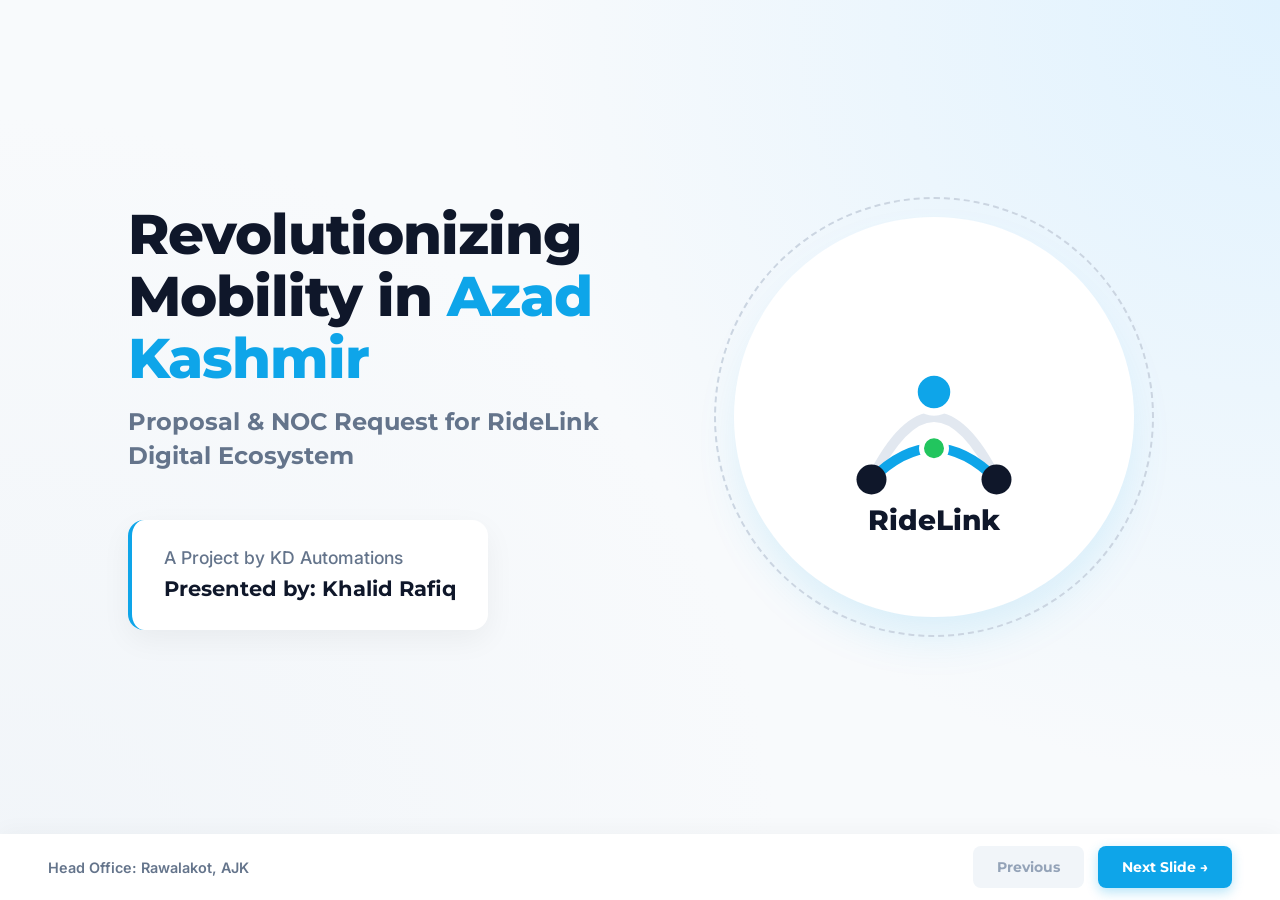
<file: presentation/index.html>
<!DOCTYPE html>
<html lang="en">
<head>
    <meta charset="UTF-8">
    <title>Slide 1 - RideLink NOC</title>
    <link href="https://fonts.googleapis.com/css2?family=Inter:wght@400;500;600&family=Montserrat:wght@700;800;900&display=swap" rel="stylesheet">
    <style>
        :root {
            --primary: #0ea5e9;
            --dark: #0f172a;
            --muted: #64748b;
            --bg: #f8fafc;
        }
        body {
            margin: 0;
            font-family: 'Inter', sans-serif;
            background: var(--bg);
            background-image: radial-gradient(circle at 100% 0%, #e0f2fe 0%, transparent 50%), 
                              radial-gradient(circle at 0% 100%, #f1f5f9 0%, transparent 50%);
            color: var(--dark);
            height: 100vh;
            display: flex;
            flex-direction: column;
            overflow: hidden;
        }
        .slide-container {
            flex: 1;
            padding: 5rem 8rem;
            display: flex;
            align-items: center;
            animation: fadeIn 0.8s ease-out;
        }
        .content-grid {
            display: grid;
            grid-template-columns: 1.2fr 1fr;
            gap: 4rem;
            width: 100%;
            align-items: center;
        }
        .text-column h1 {
            font-family: 'Montserrat', sans-serif;
            font-size: 3.5rem;
            font-weight: 800;
            line-height: 1.1;
            margin: 0 0 1rem 0;
            color: var(--dark);
            letter-spacing: -1px;
        }
        .text-column h1 span {
            color: var(--primary);
        }
        .text-column h2 {
            font-family: 'Montserrat', sans-serif;
            font-size: 1.5rem;
            font-weight: 700;
            color: var(--muted);
            margin: 0 0 3rem 0;
            line-height: 1.4;
        }
        .presenter-box {
            background: white;
            padding: 1.5rem 2rem;
            border-radius: 16px;
            box-shadow: 0 10px 30px rgba(0, 0, 0, 0.05);
            border-left: 4px solid var(--primary);
            display: inline-block;
        }
        .presenter-box p { margin: 0; line-height: 1.6; }
        .presenter-title { font-size: 1.1rem; color: var(--muted); font-weight: 500; }
        .presenter-name { font-size: 1.3rem; color: var(--dark); font-weight: 700; font-family: 'Montserrat', sans-serif; }
        
        .visual-column { display: flex; justify-content: center; }
        .hero-graphic {
            width: 400px; height: 400px;
            background: white;
            border-radius: 50%;
            display: flex; justify-content: center; align-items: center;
            box-shadow: 0 25px 50px -12px rgba(14, 165, 233, 0.15);
            position: relative;
        }
        .hero-graphic::before {
            content: ''; position: absolute;
            top: -20px; left: -20px; right: -20px; bottom: -20px;
            border-radius: 50%;
            border: 2px dashed #cbd5e1;
            animation: spin 30s linear infinite;
        }

        /* Standard Footer & Nav */
        .footer-bar {
            background: white; padding: 1.5rem 3rem;
            display: flex; justify-content: space-between; align-items: center;
            box-shadow: 0 -4px 20px rgba(0,0,0,0.03);
            font-weight: 600; color: var(--muted); font-size: 0.9rem;
        }
        .nav-buttons a {
            text-decoration: none; font-family: 'Montserrat', sans-serif;
            padding: 0.75rem 1.5rem; border-radius: 8px; font-weight: 700;
            transition: all 0.2s; font-size: 0.9rem; margin-left: 10px;
        }
        .btn-prev { background: #f1f5f9; color: #94a3b8; cursor: not-allowed; }
        .btn-next { background: var(--primary); color: white; box-shadow: 0 4px 12px rgba(14, 165, 233, 0.3); }
        .btn-next:hover { transform: translateY(-2px); box-shadow: 0 6px 15px rgba(14, 165, 233, 0.4); }

        @keyframes fadeIn { from { opacity: 0; transform: translateY(20px); } to { opacity: 1; transform: translateY(0); } }
        @keyframes spin { 100% { transform: rotate(360deg); } }
    </style>
</head>
<body>
    <div class="slide-container">
        <div class="content-grid">
            <div class="text-column">
                <h1>Revolutionizing Mobility in <span>Azad Kashmir</span></h1>
                <h2>Proposal & NOC Request for RideLink Digital Ecosystem</h2>
                
                <div class="presenter-box">
                    <p class="presenter-title">A Project by KD Automations</p>
                    <p class="presenter-name">Presented by: Khalid Rafiq</p>
                </div>
            </div>
            <div class="visual-column">
                <div class="hero-graphic">
                    <!-- Clean Abstract Tech Logo Placeholder -->
                    <svg viewBox="0 0 200 200" width="250" height="250">
                        <path d="M50 150 Q 100 50 150 150" fill="none" stroke="#e2e8f0" stroke-width="8" stroke-linecap="round"/>
                        <path d="M50 150 Q 100 100 150 150" fill="none" stroke="#0ea5e9" stroke-width="8" stroke-linecap="round"/>
                        <circle cx="50" cy="150" r="12" fill="#0f172a" />
                        <circle cx="150" cy="150" r="12" fill="#0f172a" />
                        <circle cx="100" cy="80" r="16" fill="#0ea5e9" stroke="white" stroke-width="6"/>
                        <circle cx="100" cy="125" r="10" fill="#22c55e" stroke="white" stroke-width="4"/>
                        <text x="100" y="190" text-anchor="middle" font-family="Montserrat" font-weight="800" font-size="22" fill="#0f172a">RideLink</text>
                    </svg>
                </div>
            </div>
        </div>
    </div>

    <div class="footer-bar">
        <div>Head Office: Rawalakot, AJK</div>
        <div class="nav-buttons">
            <a href="#" class="btn-prev">Previous</a>
            <a href="slide2.html" class="btn-next">Next Slide &rarr;</a>
        </div>
    </div>
</body>
</html>
</file>
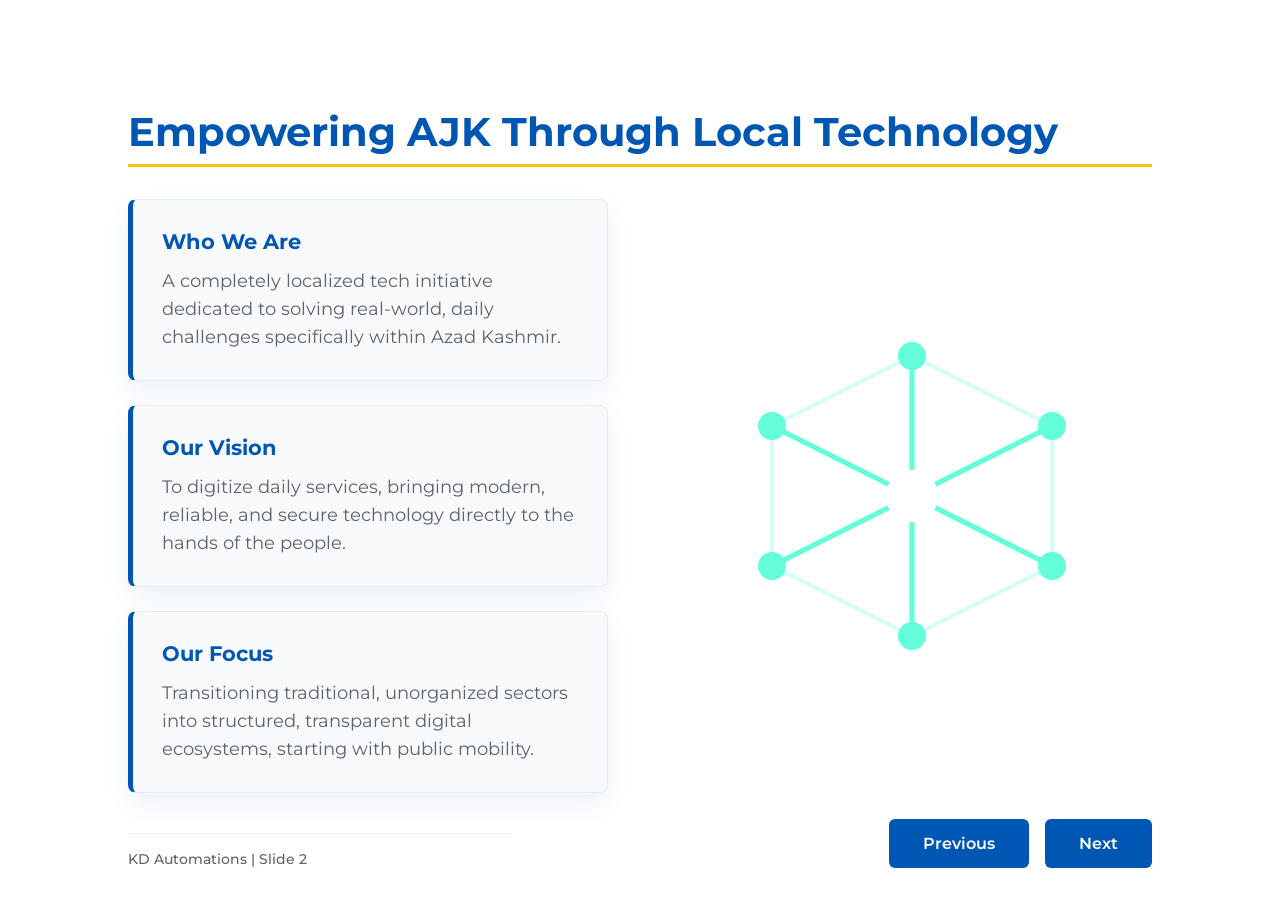
<file: presentation/slide2.html>
<!DOCTYPE html>
<html lang="en">
<head>
    <meta charset="UTF-8">
    <title>Slide 2 - Vision</title>
    <link rel="stylesheet" href="style.css">
</head>
<body>
    <div class="slide-container">
        <h3>Empowering AJK Through Local Technology</h3>
        <div class="content-grid">
            <div class="text-column">
                <div class="text-box">
                    <h4>Who We Are</h4>
                    <p>A completely localized tech initiative dedicated to solving real-world, daily challenges specifically within Azad Kashmir.</p>
                </div>
                <div class="text-box">
                    <h4>Our Vision</h4>
                    <p>To digitize daily services, bringing modern, reliable, and secure technology directly to the hands of the people.</p>
                </div>
                <div class="text-box">
                    <h4>Our Focus</h4>
                    <p>Transitioning traditional, unorganized sectors into structured, transparent digital ecosystems, starting with public mobility.</p>
                </div>
            </div>
            <div class="visual-column">
                <svg viewBox="0 0 200 200" width="350" height="350">
                    <path d="M100 20 L180 60 L180 140 L100 180 L20 140 L20 60 Z" fill="rgba(255,255,255,0.02)" stroke="rgba(100, 255, 218, 0.3)" stroke-width="2"/>
                    <line x1="100" y1="20" x2="100" y2="100" stroke="#64FFDA" stroke-width="3"/>
                    <line x1="20" y1="60" x2="100" y2="100" stroke="#64FFDA" stroke-width="3"/>
                    <line x1="180" y1="60" x2="100" y2="100" stroke="#64FFDA" stroke-width="3"/>
                    <line x1="20" y1="140" x2="100" y2="100" stroke="#64FFDA" stroke-width="3"/>
                    <line x1="180" y1="140" x2="100" y2="100" stroke="#64FFDA" stroke-width="3"/>
                    <line x1="100" y1="180" x2="100" y2="100" stroke="#64FFDA" stroke-width="3"/>
                    <circle cx="100" cy="100" r="15" fill="#FFFFFF"/>
                    <circle cx="100" cy="20" r="8" fill="#64FFDA"/>
                    <circle cx="180" cy="60" r="8" fill="#64FFDA"/>
                    <circle cx="180" cy="140" r="8" fill="#64FFDA"/>
                    <circle cx="100" cy="180" r="8" fill="#64FFDA"/>
                    <circle cx="20" cy="140" r="8" fill="#64FFDA"/>
                    <circle cx="20" cy="60" r="8" fill="#64FFDA"/>
                </svg>
            </div>
        </div>
    </div>

    <div class="footer">KD Automations | Slide 2</div>
    <div class="navigation">
        <a href="index.html" class="btn">Previous</a>
        <a href="slide3.html" class="btn">Next</a>
    </div>
</body>

</html>
</file>
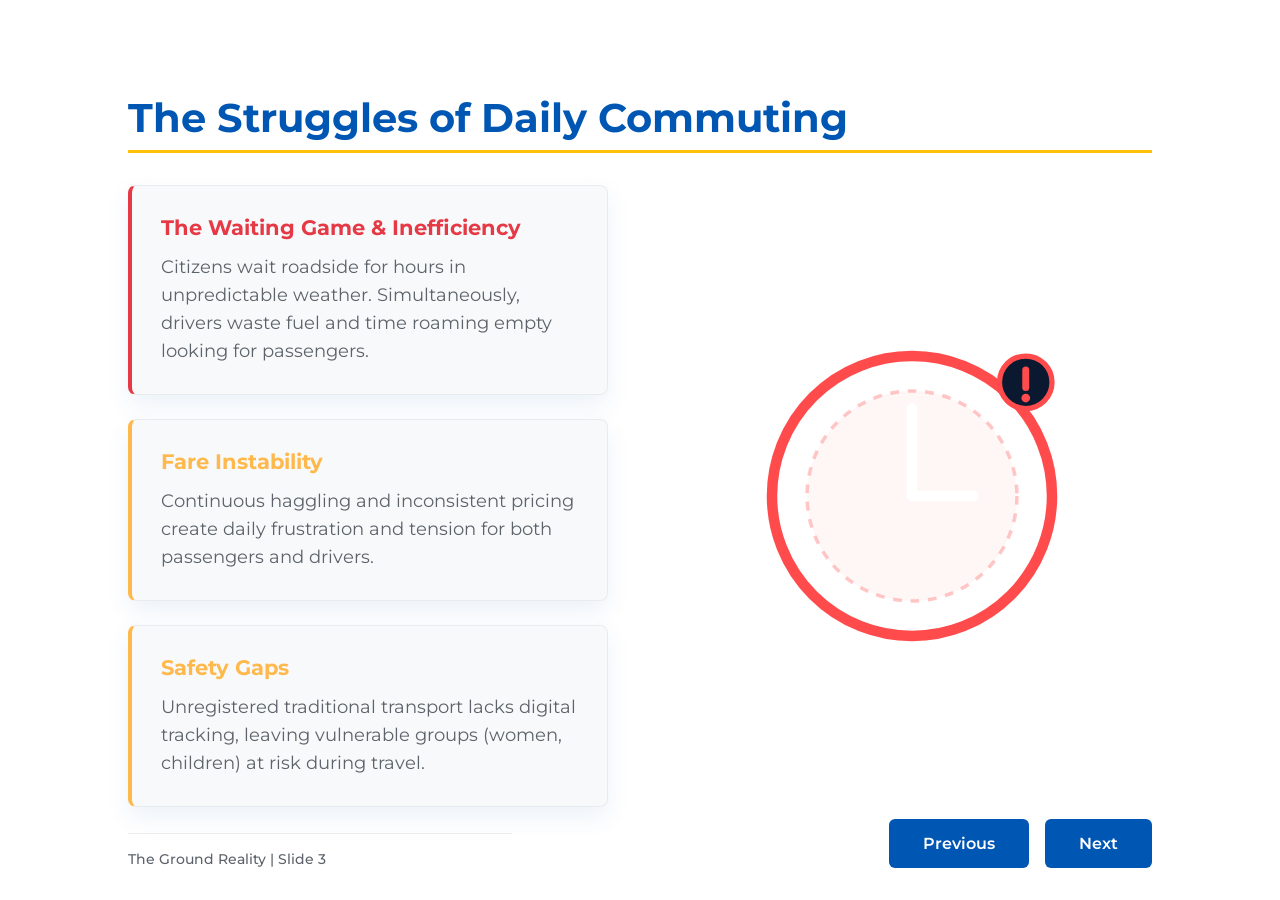
<file: presentation/slide3.html>
<!DOCTYPE html>
<html lang="en">
<head>
    <meta charset="UTF-8">
    <title>Slide 3 - The Problem</title>
    <link rel="stylesheet" href="style.css">
</head>
<body>
    <div class="slide-container">
        <h3>The Struggles of Daily Commuting</h3>
        <div class="content-grid">
            <div class="text-column">
                <div class="text-box" style="border-left: 4px solid var(--danger);">
                    <h4 style="color: var(--danger);">The Waiting Game & Inefficiency</h4>
                    <p>Citizens wait roadside for hours in unpredictable weather. Simultaneously, drivers waste fuel and time roaming empty looking for passengers.</p>
                </div>
                <div class="text-box" style="border-left: 4px solid #FFB84C;">
                    <h4 style="color: #FFB84C;">Fare Instability</h4>
                    <p>Continuous haggling and inconsistent pricing create daily frustration and tension for both passengers and drivers.</p>
                </div>
                <div class="text-box" style="border-left: 4px solid #FFB84C;">
                    <h4 style="color: #FFB84C;">Safety Gaps</h4>
                    <p>Unregistered traditional transport lacks digital tracking, leaving vulnerable groups (women, children) at risk during travel.</p>
                </div>
            </div>
            <div class="visual-column">
                <svg viewBox="0 0 200 200" width="350" height="350">
                    <circle cx="100" cy="100" r="80" fill="none" stroke="#FF4B4B" stroke-width="6"/>
                    <circle cx="100" cy="100" r="60" fill="rgba(255, 75, 75, 0.05)" stroke="rgba(255, 75, 75, 0.3)" stroke-width="2" stroke-dasharray="5 5"/>
                    <line x1="100" y1="100" x2="100" y2="50" stroke="#FFFFFF" stroke-width="6" stroke-linecap="round"/>
                    <line x1="100" y1="100" x2="135" y2="100" stroke="#FFFFFF" stroke-width="6" stroke-linecap="round"/>
                    <rect x="150" y="20" width="30" height="30" rx="15" fill="#0A192F" stroke="#FF4B4B" stroke-width="3"/>
                    <line x1="165" y1="28" x2="165" y2="38" stroke="#FF4B4B" stroke-width="4" stroke-linecap="round"/>
                    <circle cx="165" cy="44" r="2.5" fill="#FF4B4B"/>
                </svg>
            </div>
        </div>
    </div>

    <div class="footer">The Ground Reality | Slide 3</div>
    <div class="navigation">
        <a href="slide2.html" class="btn">Previous</a>
        <a href="slide4.html" class="btn">Next</a>
    </div>
</body>
</html>
</file>
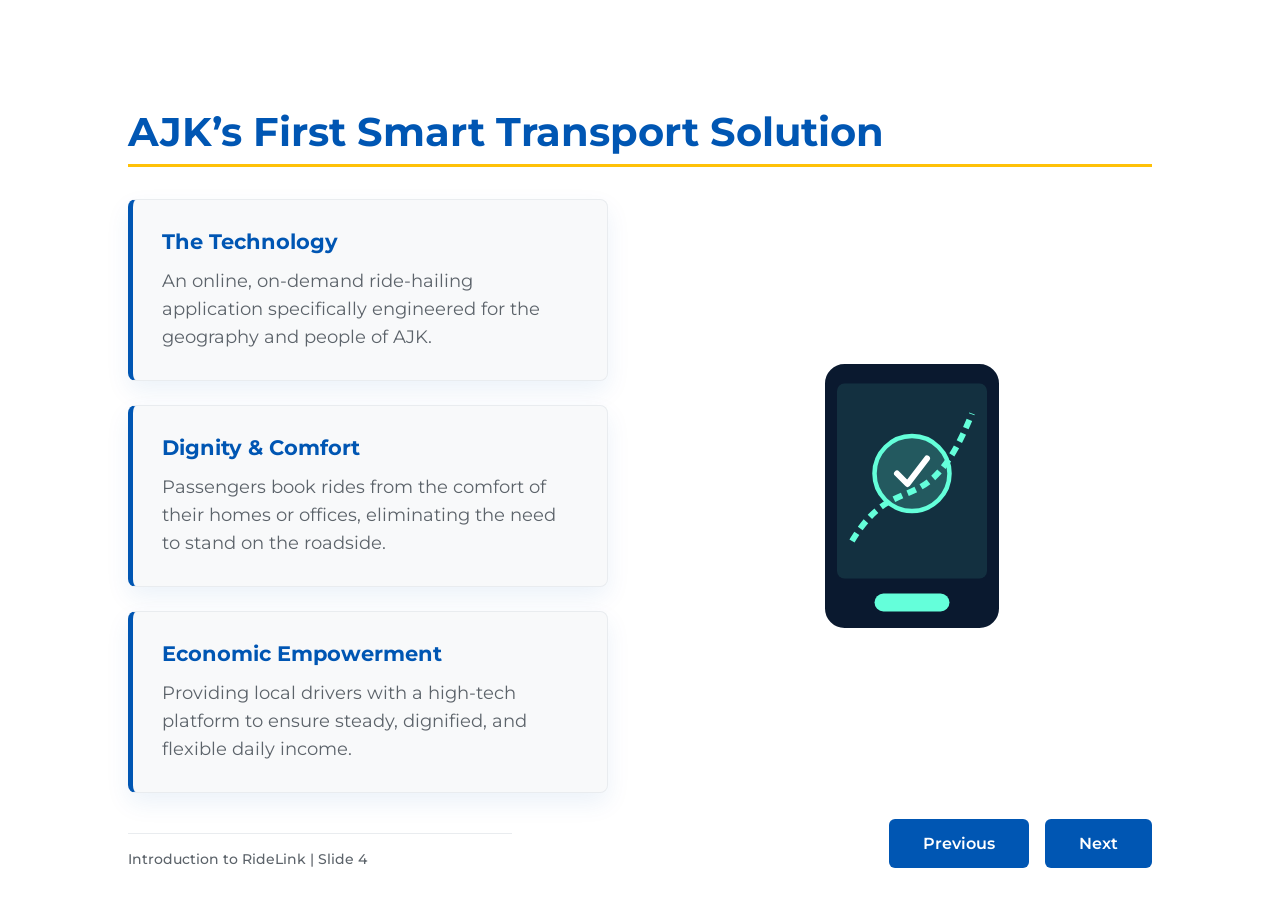
<file: presentation/slide4.html>
<!DOCTYPE html>
<html lang="en">
<head>
    <meta charset="UTF-8">
    <title>Slide 4 - The Solution</title>
    <link rel="stylesheet" href="style.css">
</head>
<body>
    <div class="slide-container">
        <h3>AJK’s First Smart Transport Solution</h3>
        <div class="content-grid">
            <div class="text-column">
                <div class="text-box">
                    <h4>The Technology</h4>
                    <p>An online, on-demand ride-hailing application specifically engineered for the geography and people of AJK.</p>
                </div>
                <div class="text-box">
                    <h4>Dignity & Comfort</h4>
                    <p>Passengers book rides from the comfort of their homes or offices, eliminating the need to stand on the roadside.</p>
                </div>
                <div class="text-box">
                    <h4>Economic Empowerment</h4>
                    <p>Providing local drivers with a high-tech platform to ensure steady, dignified, and flexible daily income.</p>
                </div>
            </div>
            <div class="visual-column">
                <svg viewBox="0 0 200 200" width="300" height="300">
                    <rect x="40" y="10" width="120" height="180" rx="15" fill="#0A192F" stroke="#FFFFFF" stroke-width="4"/>
                    <rect x="50" y="25" width="100" height="130" rx="5" fill="rgba(100, 255, 218, 0.1)"/>
                    <path d="M 60 130 C 90 80, 110 120, 140 45" fill="none" stroke="#64FFDA" stroke-width="4" stroke-dasharray="6 4"/>
                    <circle cx="100" cy="85" r="25" fill="rgba(100, 255, 218, 0.2)" stroke="#64FFDA" stroke-width="3"/>
                    <path d="M 90 85 L 97 92 L 110 75" fill="none" stroke="#FFFFFF" stroke-width="4" stroke-linecap="round" stroke-linejoin="round"/>
                    <rect x="75" y="165" width="50" height="12" rx="6" fill="#64FFDA"/>
                </svg>
            </div>
        </div>
    </div>

    <div class="footer">Introduction to RideLink | Slide 4</div>
    <div class="navigation">
        <a href="slide3.html" class="btn">Previous</a>
        <a href="slide5.html" class="btn">Next</a>
    </div>
</body>
</html>
</file>
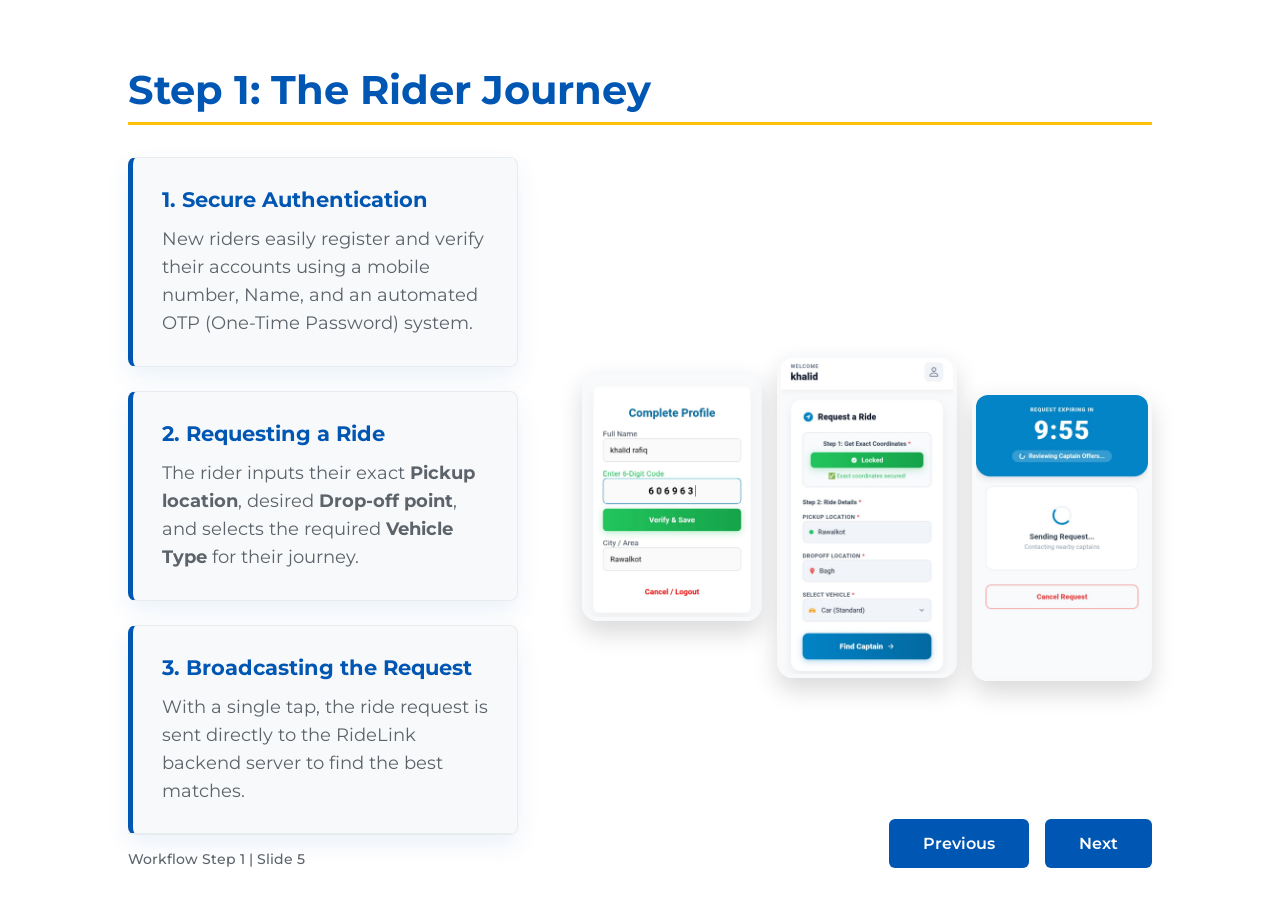
<file: presentation/slide5.html>
<!DOCTYPE html>
<html lang="en">
<head>
    <meta charset="UTF-8">
    <title>Slide 5 - Rider Workflow</title>
    <link rel="stylesheet" href="style.css">
    <style>
        /* Custom styles for the mobile screenshots */
        .screenshots-container {
            display: flex;
            justify-content: center;
            align-items: center;
            gap: 15px;
            width: 100%;
        }
        .app-screenshot {
            width: 180px; /* Adjust width as needed to fit the slide */
            border-radius: 16px;
            box-shadow: 0 12px 24px rgba(0, 0, 0, 0.15);
            border: 4px solid #f8f9fa;
            transition: transform 0.3s ease;
        }
        .app-screenshot:hover {
            transform: translateY(-5px);
        }
        /* Step-specific vertical alignment to make it look dynamic */
        .app-screenshot:nth-child(1) {
            margin-top: 0px;
        }
        .app-screenshot:nth-child(2) {
            margin-top: 40px;
        }
        .app-screenshot:nth-child(3) {
            margin-top: 80px;
        }
    </style>
</head>
<body>
    <div class="slide-container">
        <h3>Step 1: The Rider Journey</h3>
        <div class="content-grid">
            <div class="text-column">
                <div class="text-box">
                    <h4>1. Secure Authentication</h4>
                    <p>New riders easily register and verify their accounts using a mobile number, Name, and an automated OTP (One-Time Password) system.</p>
                </div>
                <div class="text-box">
                    <h4>2. Requesting a Ride</h4>
                    <p>The rider inputs their exact <strong>Pickup location</strong>, desired <strong>Drop-off point</strong>, and selects the required <strong>Vehicle Type</strong> for their journey.</p>
                </div>
                <div class="text-box">
                    <h4>3. Broadcasting the Request</h4>
                    <p>With a single tap, the ride request is sent directly to the RideLink backend server to find the best matches.</p>
                </div>
            </div>
            
            <div class="visual-column screenshots-container">
                <img src="assests/rider-otp-2.jpeg" alt="Secure Authentication OTP" class="app-screenshot">
                
                <img src="assests/rider-request-form-located.jpeg" alt="Requesting a Ride Form" class="app-screenshot">
                
                <img src="assests/rider-ride-sent.jpeg" alt="Broadcasting Ride Request" class="app-screenshot">
            </div>
        </div>
    </div>

    <div class="footer">Workflow Step 1 | Slide 5</div>
    <div class="navigation">
        <a href="slide4.html" class="btn">Previous</a>
        <a href="slide6.html" class="btn">Next</a>
    </div>
</body>
</html>
</file>
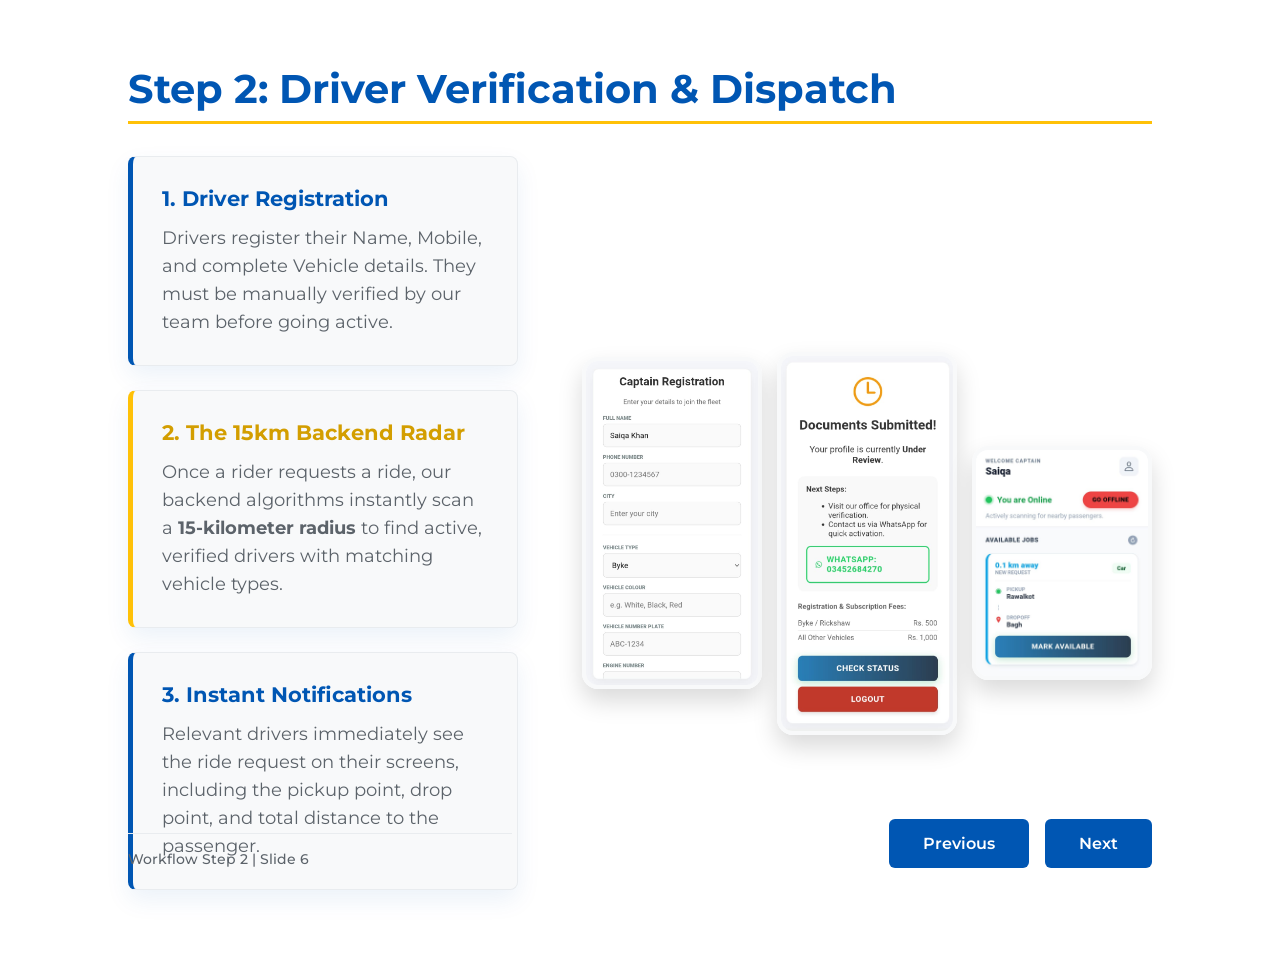
<file: presentation/slide6.html>
<!DOCTYPE html>
<html lang="en">
<head>
    <meta charset="UTF-8">
    <title>Slide 6 - Driver Ecosystem</title>
    <link rel="stylesheet" href="style.css">
    <style>
        /* Custom styles for the mobile screenshots to match Slide 5 */
        .screenshots-container {
            display: flex;
            justify-content: center;
            align-items: center;
            gap: 15px;
            width: 100%;
        }
        .app-screenshot {
            width: 180px;
            border-radius: 16px;
            box-shadow: 0 12px 24px rgba(0, 0, 0, 0.15);
            border: 4px solid #f8f9fa;
            transition: transform 0.3s ease;
        }
        .app-screenshot:hover {
            transform: translateY(-5px);
        }
        /* Step-specific vertical alignment to make it look dynamic */
        .app-screenshot:nth-child(1) {
            margin-top: 0px;
        }
        .app-screenshot:nth-child(2) {
            margin-top: 40px;
        }
        .app-screenshot:nth-child(3) {
            margin-top: 80px;
        }
    </style>
</head>
<body>
    <div class="slide-container">
        <h3>Step 2: Driver Verification & Dispatch</h3>
        <div class="content-grid">
            <div class="text-column">
                <div class="text-box">
                    <h4>1. Driver Registration</h4>
                    <p>Drivers register their Name, Mobile, and complete Vehicle details. They must be manually verified by our team before going active.</p>
                </div>
                <div class="text-box" style="border-left-color: var(--taxi-yellow);">
                    <h4 style="color: #D39E00;">2. The 15km Backend Radar</h4>
                    <p>Once a rider requests a ride, our backend algorithms instantly scan a <strong>15-kilometer radius</strong> to find active, verified drivers with matching vehicle types.</p>
                </div>
                <div class="text-box">
                    <h4>3. Instant Notifications</h4>
                    <p>Relevant drivers immediately see the ride request on their screens, including the pickup point, drop point, and total distance to the passenger.</p>
                </div>
            </div>
            
            <div class="visual-column screenshots-container">
                <img src="assests/captain-regestration-form.jpeg" alt="Captain Registration Form" class="app-screenshot">
                
                <img src="assests/captain-documents-submitted.jpeg" alt="Profile Under Review" class="app-screenshot">
                
                <img src="assests/captain-online-veiwing-requests.jpeg" alt="Viewing Ride Requests" class="app-screenshot">
            </div>
        </div>
    </div>

    <div class="footer">Workflow Step 2 | Slide 6</div>
    <div class="navigation">
        <a href="slide5.html" class="btn">Previous</a>
        <a href="slide7.html" class="btn">Next</a>
    </div>
</body>
</html>
</file>
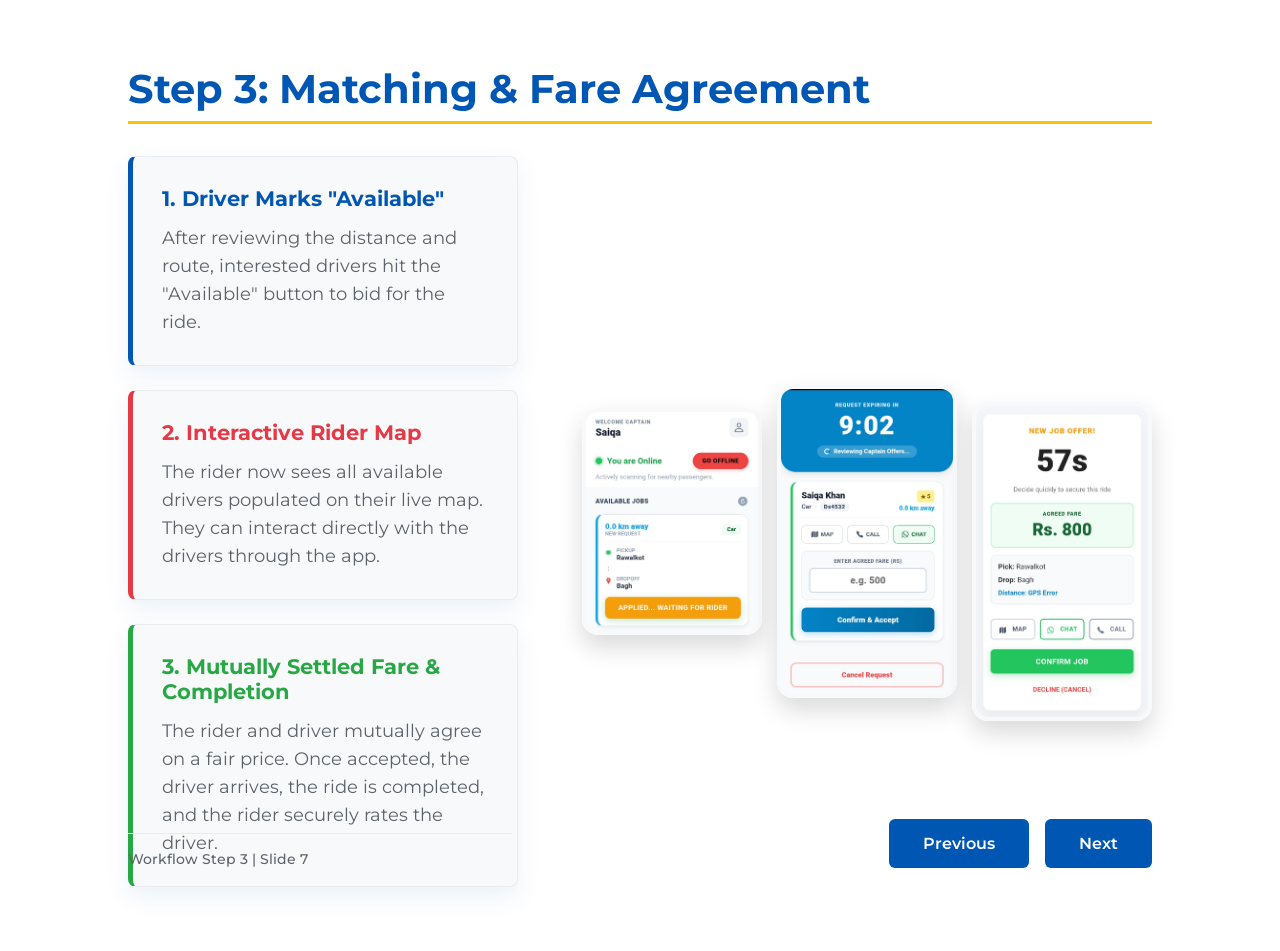
<file: presentation/slide7.html>
<!DOCTYPE html>
<html lang="en">
<head>
    <meta charset="UTF-8">
    <title>Slide 7 - Mutual Agreement</title>
    <link rel="stylesheet" href="style.css">
    <style>
        /* Custom styles for the mobile screenshots to match previous slides */
        .screenshots-container {
            display: flex;
            justify-content: center;
            align-items: center;
            gap: 15px;
            width: 100%;
        }
        .app-screenshot {
            width: 180px;
            border-radius: 16px;
            box-shadow: 0 12px 24px rgba(0, 0, 0, 0.15);
            border: 4px solid #f8f9fa;
            transition: transform 0.3s ease;
        }
        .app-screenshot:hover {
            transform: translateY(-5px);
        }
        /* Step-specific vertical alignment to make it look dynamic */
        .app-screenshot:nth-child(1) {
            margin-top: 0px;
        }
        .app-screenshot:nth-child(2) {
            margin-top: 40px;
        }
        .app-screenshot:nth-child(3) {
            margin-top: 80px;
        }
    </style>
</head>
<body>
    <div class="slide-container">
        <h3>Step 3: Matching & Fare Agreement</h3>
        <div class="content-grid">
            <div class="text-column">
                <div class="text-box">
                    <h4>1. Driver Marks "Available"</h4>
                    <p>After reviewing the distance and route, interested drivers hit the "Available" button to bid for the ride.</p>
                </div>
                <div class="text-box" style="border-left-color: var(--danger);">
                    <h4 style="color: var(--danger);">2. Interactive Rider Map</h4>
                    <p>The rider now sees all available drivers populated on their live map. They can interact directly with the drivers through the app.</p>
                </div>
                <div class="text-box" style="border-left-color: #28A745;">
                    <h4 style="color: #28A745;">3. Mutually Settled Fare & Completion</h4>
                    <p>The rider and driver mutually agree on a fair price. Once accepted, the driver arrives, the ride is completed, and the rider securely rates the driver.</p>
                </div>
            </div>
            
            <div class="visual-column screenshots-container">
                <img src="assests/captain-marked-available.jpeg" alt="Driver Marks Available" class="app-screenshot">
                
                <img src="assests/rider-veiwing-offers.jpeg" alt="Interactive Rider Offers" class="app-screenshot">
                
                <img src="assests/captain-veiwing-agreed-fare.jpeg" alt="Mutually Settled Fare" class="app-screenshot">
            </div>
        </div>
    </div>

    <div class="footer">Workflow Step 3 | Slide 7</div>
    <div class="navigation">
        <a href="slide6.html" class="btn">Previous</a>
        <a href="slide8.html" class="btn">Next</a>
    </div>
</body>
</html>
</file>
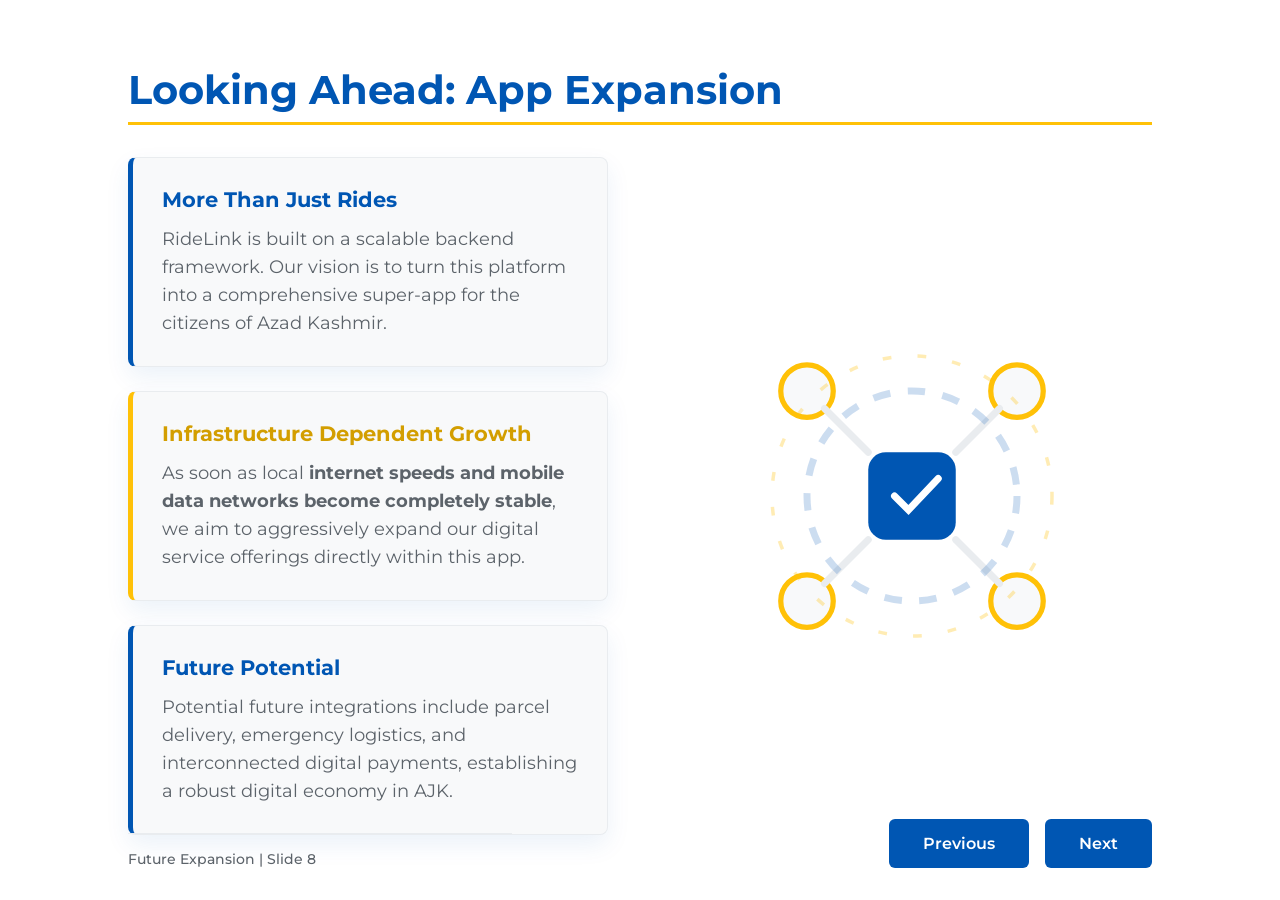
<file: presentation/slide8.html>
<!DOCTYPE html>
<html lang="en">
<head>
    <meta charset="UTF-8">
    <title>Slide 8 - Future Vision</title>
    <link rel="stylesheet" href="style.css">
</head>
<body>
    <div class="slide-container">
        <h3>Looking Ahead: App Expansion</h3>
        <div class="content-grid">
            <div class="text-column">
                <div class="text-box">
                    <h4>More Than Just Rides</h4>
                    <p>RideLink is built on a scalable backend framework. Our vision is to turn this platform into a comprehensive super-app for the citizens of Azad Kashmir.</p>
                </div>
                <div class="text-box" style="border-left-color: var(--taxi-yellow);">
                    <h4 style="color: #D39E00;">Infrastructure Dependent Growth</h4>
                    <p>As soon as local <strong>internet speeds and mobile data networks become completely stable</strong>, we aim to aggressively expand our digital service offerings directly within this app.</p>
                </div>
                <div class="text-box">
                    <h4>Future Potential</h4>
                    <p>Potential future integrations include parcel delivery, emergency logistics, and interconnected digital payments, establishing a robust digital economy in AJK.</p>
                </div>
            </div>
            <div class="visual-column">
                <svg viewBox="0 0 200 200" width="350" height="350">
                    <rect x="75" y="75" width="50" height="50" rx="10" fill="#0056B3"/>
                    <path d="M 90 100 L 98 108 L 115 90" fill="none" stroke="#FFFFFF" stroke-width="4" stroke-linecap="round"/>
                    
                    <circle cx="40" cy="40" r="15" fill="#F8F9FA" stroke="#FFC107" stroke-width="3"/>
                    <line x1="75" y1="75" x2="50" y2="50" stroke="#E9ECEF" stroke-width="4" stroke-linecap="round"/>
                    <circle cx="160" cy="40" r="15" fill="#F8F9FA" stroke="#FFC107" stroke-width="3"/>
                    <line x1="125" y1="75" x2="150" y2="50" stroke="#E9ECEF" stroke-width="4" stroke-linecap="round"/>
                    <circle cx="40" cy="160" r="15" fill="#F8F9FA" stroke="#FFC107" stroke-width="3"/>
                    <line x1="75" y1="125" x2="50" y2="150" stroke="#E9ECEF" stroke-width="4" stroke-linecap="round"/>
                    <circle cx="160" cy="160" r="15" fill="#F8F9FA" stroke="#FFC107" stroke-width="3"/>
                    <line x1="125" y1="125" x2="150" y2="150" stroke="#E9ECEF" stroke-width="4" stroke-linecap="round"/>
                    
                    <circle cx="100" cy="100" r="60" fill="none" stroke="rgba(0, 86, 179, 0.2)" stroke-width="4" stroke-dasharray="10 10"/>
                    <circle cx="100" cy="100" r="80" fill="none" stroke="rgba(255, 193, 7, 0.3)" stroke-width="2" stroke-dasharray="5 15"/>
                </svg>
            </div>
        </div>
    </div>

    <div class="footer">Future Expansion | Slide 8</div>
    <div class="navigation">
        <a href="slide7.html" class="btn">Previous</a>
        <a href="slide9.html" class="btn">Next</a>
    </div>
</body>
</html>
</file>
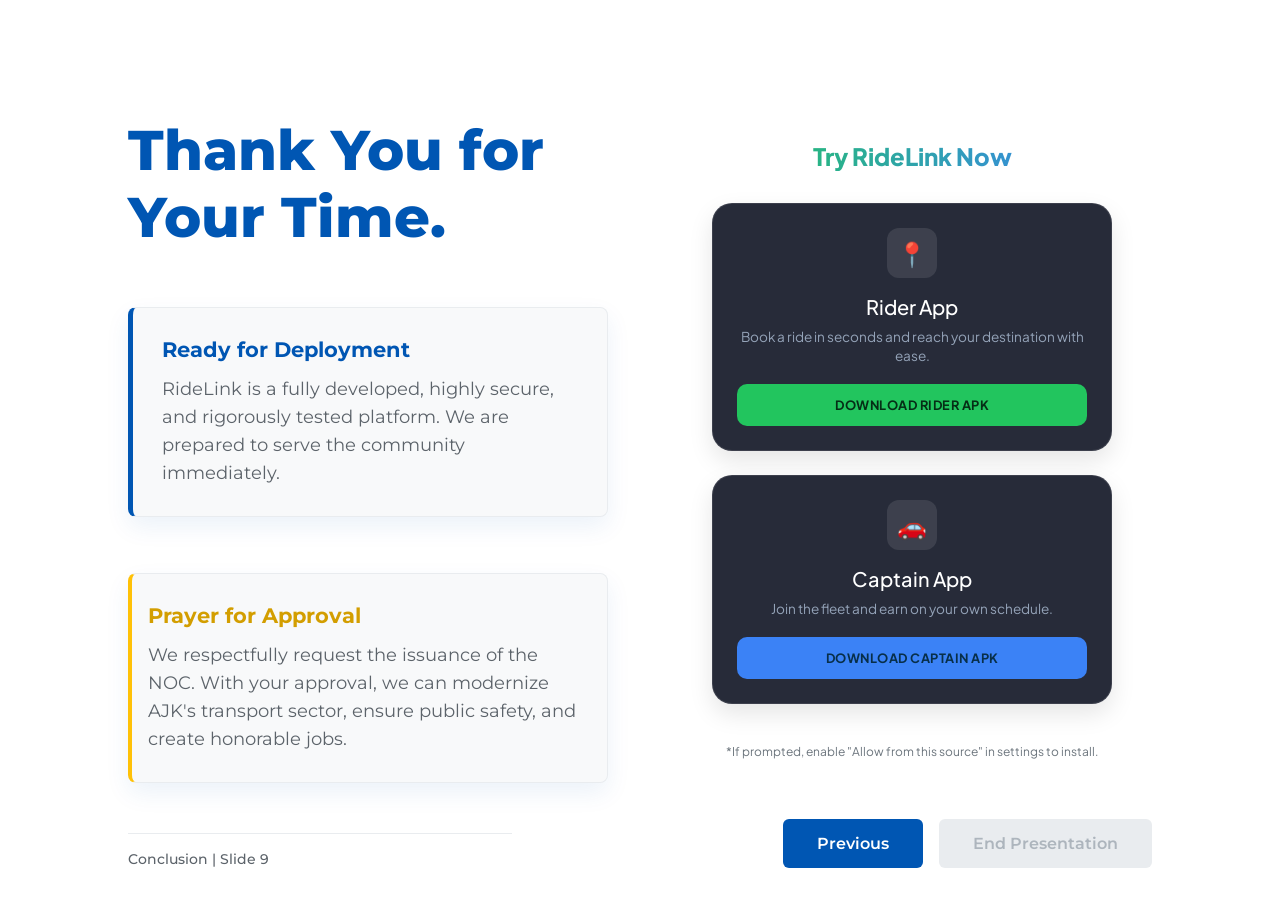
<file: presentation/slide9.html>
<!DOCTYPE html>
<html lang="en">
<head>
    <meta charset="UTF-8">
    <meta name="viewport" content="width=device-width, initial-scale=1.0">
    <title>Slide 9 - Thank You & Download</title>
    <link rel="stylesheet" href="style.css">
    <link href="https://fonts.googleapis.com/css2?family=Plus+Jakarta+Sans:wght@400;600;800&display=swap" rel="stylesheet">
    
    <style>
        /* Integrated Styles for App Download Cards */
        :root {
            --app-primary: #22c55e;
            --app-secondary: #3b82f6;
            --app-dark: #020617;
            --app-glass: rgba(2, 6, 23, 0.85); /* Darkened for light-theme slide compatibility */
            --app-border: rgba(255, 255, 255, 0.1);
        }

        .downloads-wrapper {
            font-family: 'Plus Jakarta Sans', sans-serif;
            display: flex;
            flex-direction: column;
            gap: 1.5rem;
            width: 100%;
            max-width: 400px;
            margin: 0 auto;
        }

        .downloads-title {
            text-align: center;
            font-size: 1.5rem;
            font-weight: 800;
            margin-bottom: 0.5rem;
            background: linear-gradient(to right, var(--app-primary), var(--app-secondary));
            -webkit-background-clip: text;
            -webkit-text-fill-color: transparent;
        }

        .app-card {
            background: var(--app-glass);
            backdrop-filter: blur(12px);
            border: 1px solid var(--app-border);
            border-radius: 20px;
            padding: 1.5rem;
            text-align: center;
            color: #f8fafc;
            transition: all 0.4s cubic-bezier(0.175, 0.885, 0.32, 1.275);
            box-shadow: 0 10px 25px rgba(0,0,0,0.1);
        }

        .app-card:hover {
            transform: translateY(-5px);
            border-color: rgba(255, 255, 255, 0.3);
            background: #0f172a;
        }

        .app-icon-box {
            width: 50px;
            height: 50px;
            background: rgba(255,255,255,0.1);
            border-radius: 12px;
            margin: 0 auto 1rem;
            display: flex;
            align-items: center;
            justify-content: center;
            font-size: 1.5rem;
        }

        .app-card h2 { 
            font-size: 1.25rem; 
            margin-bottom: 0.5rem;
            color: #ffffff;
        }
        
        .app-card p { 
            color: #94a3b8; 
            font-size: 0.85rem;
            margin-bottom: 1.2rem; 
            line-height: 1.4;
        }

        .app-btn {
            display: block;
            padding: 0.8rem 1rem;
            border-radius: 10px;
            text-decoration: none;
            font-weight: 700;
            transition: all 0.3s ease;
            text-transform: uppercase;
            letter-spacing: 0.5px;
            font-size: 0.8rem;
        }

        .app-btn-rider { 
            background: var(--app-primary); 
            color: #052e16; 
        }
        
        .app-btn-captain { 
            background: var(--app-secondary); 
            color: #082f49; 
        }
        
        .app-btn:hover { 
            filter: brightness(1.15); 
            transform: scale(1.02); 
        }

        .install-hint {
            text-align: center;
            font-size: 0.75rem;
            color: #6c757d;
            margin-top: 1rem;
        }
    </style>
</head>
<body>
    <div class="slide-container">
        <div class="content-grid">
            
            <div class="text-column">
                <h1 style="font-size: 3.5rem; margin-bottom: 2rem; color: var(--tech-blue, #0056B3);">Thank You for Your Time.</h1>
                
                <div class="text-box" style="margin-bottom: 2rem;">
                    <h4>Ready for Deployment</h4>
                    <p>RideLink is a fully developed, highly secure, and rigorously tested platform. We are prepared to serve the community immediately.</p>
                </div>
                
                <div class="text-box" style="border-left: 4px solid var(--taxi-yellow, #FFC107); padding-left: 1rem;">
                    <h4 style="color: #D39E00;">Prayer for Approval</h4>
                    <p>We respectfully request the issuance of the NOC. With your approval, we can modernize AJK's transport sector, ensure public safety, and create honorable jobs.</p>
                </div>
            </div>

            <div class="visual-column">
                <div class="downloads-wrapper">
                    <div class="downloads-title">Try RideLink Now</div>
                    
                    <div class="app-card">
                        <div class="app-icon-box">📍</div>
                        <h2>Rider App</h2>
                        <p>Book a ride in seconds and reach your destination with ease.</p>
                        <a href="https://drive.google.com/file/d/12H6VQwStmsW5u7z-aSmglLMBhRJr0nee/view?usp=drivesdk" target="_blank" class="app-btn app-btn-rider">Download Rider APK</a>
                    </div>

                    <div class="app-card">
                        <div class="app-icon-box">🚗</div>
                        <h2>Captain App</h2>
                        <p>Join the fleet and earn on your own schedule.</p>
                        <a href="https://drive.google.com/file/d/1T0FlNJry-pJjPCHKVlZ4ObpLqOvUWloi/view?usp=drivesdk" target="_blank" class="app-btn app-btn-captain">Download Captain APK</a>
                    </div>

                    <div class="install-hint">
                        *If prompted, enable "Allow from this source" in settings to install.
                    </div>
                </div>
            </div>

        </div>
    </div>

    <div class="footer">Conclusion | Slide 9</div>
    <div class="navigation">
        <a href="slide8.html" class="btn">Previous</a>
        <a href="#" class="btn disabled">End Presentation</a>
    </div>
</body>
</html>
</file>
<file: presentation/style.css>
/* style.css */
@import url('https://fonts.googleapis.com/css2?family=Montserrat:wght@300;500;700;800&display=swap');

:root {
    /* Projector-Friendly Light Theme */
    --bg-color: #FFFFFF;
    --text-dark: #1A1D20;
    --text-muted: #5C636A;
    
    /* RideLink Brand Colors */
    --tech-blue: #0056B3;    /* Professional Tech Blue */
    --taxi-yellow: #FFC107;  /* Classic Taxi Yellow */
    --danger: #E63946;       /* Alert Red */
    
    /* Box Styling */
    --box-bg: #F8F9FA;
    --box-border: #E9ECEF;
    --shadow: rgba(0, 86, 179, 0.08);
}

* {
    margin: 0;
    padding: 0;
    box-sizing: border-box;
}

body {
    font-family: 'Montserrat', sans-serif;
    background: var(--bg-color);
    color: var(--text-dark);
    min-height: 100vh;
    display: flex;
    flex-direction: column;
    overflow-x: hidden;
}

/* Page Transition Animation */
.slide-container {
    flex: 1;
    display: flex;
    flex-direction: column;
    justify-content: center;
    padding: 4rem 10%;
    animation: slideIn 0.8s cubic-bezier(0.25, 0.46, 0.45, 0.94) forwards;
    opacity: 0;
    transform: translateY(30px);
}

@keyframes slideIn {
    to {
        opacity: 1;
        transform: translateY(0);
    }
}

/* Typography */
h1 {
    color: var(--tech-blue);
    font-size: 3.5rem;
    font-weight: 800;
    line-height: 1.2;
    margin-bottom: 0.5rem;
}

h2 {
    color: var(--text-dark);
    font-size: 2rem;
    font-weight: 500;
    margin-bottom: 2rem;
}

h3 {
    color: var(--tech-blue);
    font-size: 2.5rem;
    margin-bottom: 2rem;
    border-bottom: 3px solid var(--taxi-yellow);
    display: inline-block;
    padding-bottom: 0.5rem;
}

/* Professional Text Boxes */
.content-grid {
    display: flex;
    align-items: center;
    justify-content: space-between;
    gap: 4rem;
    width: 100%;
}

.text-column {
    flex: 1;
    display: flex;
    flex-direction: column;
    gap: 1.5rem;
}

.visual-column {
    flex: 1;
    display: flex;
    justify-content: center;
    align-items: center;
}

.text-box {
    background: var(--box-bg);
    border: 1px solid var(--box-border);
    border-left: 5px solid var(--tech-blue);
    border-radius: 8px;
    padding: 1.8rem;
    box-shadow: 0 10px 25px var(--shadow);
    transition: transform 0.3s ease, box-shadow 0.3s ease;
}

.text-box:hover {
    transform: translateY(-5px);
    box-shadow: 0 15px 35px rgba(0, 86, 179, 0.15);
}

.text-box h4 {
    color: var(--tech-blue);
    font-size: 1.3rem;
    margin-bottom: 0.8rem;
    font-weight: 700;
}

.text-box p {
    font-size: 1.1rem;
    line-height: 1.6;
    color: var(--text-muted);
}

/* Customized Uploaded Logo Display */
.logo-circle-wrapper {
    width: 380px;
    height: 380px;
    border-radius: 50%;
    /* This background closely matches the uploaded image's blue to blend seamlessly */
    background: #021a44; 
    display: flex;
    justify-content: center;
    align-items: center;
    border: 6px solid var(--taxi-yellow);
    box-shadow: 0 15px 35px rgba(0, 0, 0, 0.15);
    overflow: hidden;
}

.logo-circle-wrapper img {
    width: 110%; /* Slight zoom to fit text perfectly */
    height: auto;
    object-fit: contain;
}

/* Visuals (SVGs) */
svg {
    max-width: 100%;
    height: auto;
    animation: float 6s ease-in-out infinite;
}

@keyframes float {
    0% { transform: translateY(0px); }
    50% { transform: translateY(-10px); }
    100% { transform: translateY(0px); }
}

/* Navigation & Footer */
.navigation {
    position: fixed;
    bottom: 2rem;
    right: 10%;
    display: flex;
    gap: 1rem;
    z-index: 100;
}

.btn {
    text-decoration: none;
    background: var(--tech-blue);
    color: var(--bg-color);
    padding: 0.8rem 2rem;
    font-size: 1rem;
    font-weight: 600;
    border-radius: 6px;
    transition: all 0.3s ease;
    border: 2px solid transparent;
}

.btn:hover {
    background: var(--taxi-yellow);
    color: var(--text-dark);
}

.btn.disabled {
    background: #E9ECEF;
    color: #ADB5BD;
    pointer-events: none;
}

.footer {
    position: fixed;
    bottom: 2rem;
    left: 10%;
    color: var(--text-muted);
    font-size: 0.9rem;
    border-top: 1px solid var(--box-border);
    padding-top: 1rem;
    width: 30%;
    font-weight: 500;
}
</file>
